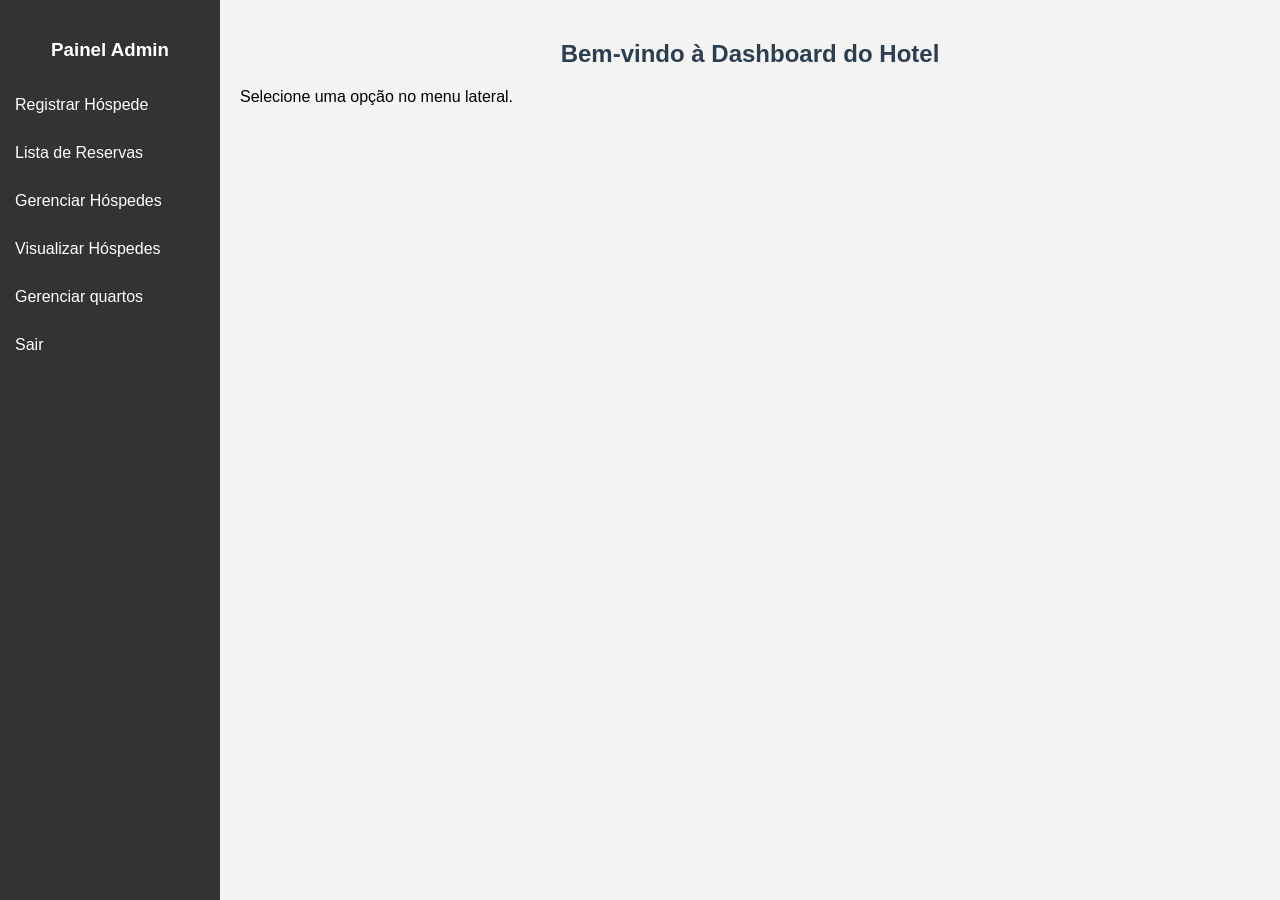
<file: view/administrador.html>
<!DOCTYPE html>
<html lang="pt">

<head>
  <meta charset="UTF-8">
  <title>Dashboard - Admin</title>
  <style>
    body {
      font-family: Arial, sans-serif;
      margin: 0;
      background: #f4f4f4;
    }

    #dashboard {
      display: flex;
      height: 100vh;
    }

    .sidebar {
      width: 220px;
      background: #333;
      color: white;
      height: 100%;
      padding-top: 20px;
      position: fixed;
    }

    .sidebar h3 {
      text-align: center;
      margin-bottom: 20px;
    }

    .sidebar a {
      display: block;
      color: white;
      padding: 15px;
      text-decoration: none;
    }

    .sidebar a:hover {
      background: #575757;
    }

    .content {
      margin-left: 220px;
      padding: 20px;
      width: 100%;
      overflow-y: auto;
    }

    h2 {
      text-align: center;
      color: #2c3e50;
    }

    .reserva-card {
      background: #fff;
      padding: 15px;
      margin: 10px auto;
      border-radius: 10px;
      box-shadow: 0 4px 6px rgba(0, 0, 0, 0.1);
      max-width: 600px;
      transition: 0.3s;
      position: relative;
    }

    .reserva-card:hover {
      transform: scale(1.02);
      box-shadow: 0 6px 10px rgba(0, 0, 0, 0.15);
    }

    .reserva-card h3 {
      margin: 0 0 10px;
      color: #2980b9;
    }

    .delete-btn,
    .edit-btn {
      border: none;
      padding: 6px 12px;
      border-radius: 6px;
      cursor: pointer;
      margin-right: 5px;
      transition: 0.3s;
    }

    .delete-btn {
      background: #e74c3c;
      color: #fff;
    }

    .delete-btn:hover {
      background: #c0392b;
    }

    .edit-btn {
      background: #27ae60;
      color: #fff;
    }

    .edit-btn:hover {
      background: #1e8449;
    }

    form {
      background: #fff;
      padding: 20px;
      max-width: 500px;
      margin: 0 auto;
      border-radius: 10px;
      box-shadow: 0 4px 6px rgba(0, 0, 0, 0.1);
    }

    form input,
    form button {
      width: 100%;
      margin-bottom: 12px;
      padding: 10px;
      border-radius: 6px;
      border: 1px solid #ccc;
      outline: none;
    }

    form button {
      background: #2980b9;
      color: white;
      cursor: pointer;
      border: none;
    }

    form button:hover {
      background: #1f6391;
    }
  </style>
</head>

<body>

  <div id="dashboard">
    <div class="sidebar">
      <h3>Painel Admin</h3>
      <a href="#" onclick="mostrarConteudo('registrar')">Registrar Hóspede</a>
      <a href="#" onclick="mostrarConteudo('lista')">Lista de Reservas</a>
      <a href="#" onclick="mostrarConteudo('gerenciar')">Gerenciar Hóspedes</a>
      <a href="#" onclick="mostrarConteudo('hospedes')">Visualizar Hóspedes</a>
      <a href="#" onclick="mostrarConteudo('gereQuartos')">Gerenciar quartos</a>
      <a href="#" onclick="mostrarConteudo('sair')">Sair</a>

    </div>

    <div class="content" id="conteudo">
      <h2>Bem-vindo à Dashboard do Hotel</h2>
      <p>Selecione uma opção no menu lateral.</p>
    </div>
  </div>

  <script>
    // --- Banco de dados local ---
    let reservas = JSON.parse(localStorage.getItem("reserva")) || [];
    let ultimoId = parseInt(localStorage.getItem("ultimoId")) || 0;

    function salvarReservas() {
      localStorage.setItem("reserva", JSON.stringify(reservas));
      localStorage.setItem("ultimoId", ultimoId);
    }

    // --- Registrar Hóspede ---
    function registrarHospede(e) {
      e.preventDefault();
      const cliente = document.getElementById("cliente").value;
      const email = document.getElementById("email").value;
      const Bi = document.getElementById("Bi").value;
      const tel = document.getElementById("telefone").value;
      const quarto = document.getElementById("quarto").value;
      const checkin = document.getElementById("checkin").value;
      const checkout = document.getElementById("checkout").value;
      const pessoa = document.getElementById("pessoa").value;

      ultimoId; // gera ID auto-incrementado
      reservas.push({ id: ultimoId, cliente, email, Bi, tel, quarto, checkin, checkout, pessoa });
      salvarReservas();
      ultimoId++; // gera ID auto-incrementad
      alert("Hóspede registrado com sucesso!");
      mostrarConteudo("lista");
    }

    // --- Deletar Hóspede ---
    function deletarReserva(id) {
      ultimoId--;
      reservas = reservas.filter(r => r.id !== id);
      // decrementa o ID
      reservas = reservas.map((r, index) => ({ ...r, id: index + 1 })); // reatribui IDs

      salvarReservas();
      mostrarConteudo("lista");
    }

    // --- Editar Hóspede ---
    function editarReserva(id) {
      const reserva = reservas.find(r => r.id === id);
      if (!reserva) return;

      const novoNome = prompt("Novo nome:", reserva.cliente);
      const novoEmail = prompt("Novo email:", reserva.email);
      const novoQuarto = prompt("Novo quarto:", reserva.quarto);

      if (novoNome && novoEmail && novoQuarto) {
        reserva.cliente = novoNome;
        reserva.email = novoEmail;
        reserva.quarto = novoQuarto;
        reserva.checkin = prompt("Novo check-in:", reserva.checkin) || reserva.checkin;
        reserva.checkout = prompt("Novo check-out:", reserva.checkout) || reserva.checkout;
        reserva.pessoa = prompt("Novo número de pessoas:", reserva.pessoa) || reserva.pessoa;
        reservas = reservas.map(r => r.id === id ? reserva : r);
        alert("Reserva atualizada com sucesso!");
        salvarReservas();
        mostrarConteudo("gerenciar");
      }
    }

    // --- Lista de Reservas ---
function mostrarListaReservas() {

  const conteudo = document.getElementById("conteudo");
  const reservas = JSON.parse(localStorage.getItem("reserva")) || [];

  conteudo.innerHTML = `<h2>Lista de Reservas</h2>`;

  if (reservas.length === 0) {
    conteudo.innerHTML += "<p>Nenhuma reserva encontrada.</p>";
    return;
  }

  reservas.forEach(reserva => {

    const card = document.createElement("div");
    card.className = "reserva-card";

    card.innerHTML = `
      <h3>${reserva.cliente}</h3>
      <p><strong>Código:</strong> ${reserva.codigo}</p>
      <p><strong>Email:</strong> ${reserva.email}</p>
      <p><strong>BI:</strong> ${reserva.Bi}</p>
      <p><strong>Quarto:</strong> ${reserva.quarto}</p>
      <p><strong>Check-in:</strong> ${reserva.checkin}</p>
      <p><strong>Check-out:</strong> ${reserva.checkout}</p>
      <p><strong>Pessoas:</strong> ${reserva.pessoa}</p>
      <p><strong>Status:</strong> ${reserva.status}</p>
      <button onclick="confirmarReserva(${reserva.id})" class="edit-btn">Confirmar</button>
      <button onclick="cancelarReserva(${reserva.id})" class="delete-btn">Cancelar</button>
    `;

    conteudo.appendChild(card);
  });
}
function confirmarReserva(id) {
  let reservas = JSON.parse(localStorage.getItem("reserva")) || [];

  reservas = reservas.map(r => {
    if (r.id === id) {
      r.status = "Confirmada";
    }
    return r;
  });

  localStorage.setItem("reserva", JSON.stringify(reservas));
  mostrarListaReservas();
}

function cancelarReserva(id) {
  let reservas = JSON.parse(localStorage.getItem("reserva")) || [];

  reservas = reservas.map(r => {
    if (r.id === id) {
      r.status = "Cancelada";
    }
    return r;
  });

  localStorage.setItem("reserva", JSON.stringify(reservas));
  mostrarListaReservas();
}
    // --- Gerenciar Hóspedes ---
    function mostrarGerenciamento() {
      const conteudo = document.getElementById("conteudo");
      conteudo.innerHTML = `<h2>Gerenciar Hóspedes</h2>`;
      reservas.forEach(reserva => {
        const card = document.createElement("div");
        card.className = "reserva-card";
        card.innerHTML = `
        <h3>${reserva.cliente} (ID: ${reserva.id})</h3>
        <p><strong>Email:</strong> ${reserva.email}</p>
        <p><strong>BI:</strong> ${reserva.Bi}</p>
        <p><strong>Quarto:</strong> ${reserva.quarto}</p>
        <p><strong>Check-in:</strong> ${reserva.checkin}</p>
        <p><strong>Check-out:</strong> ${reserva.checkout}</p>
        <p><strong>Pessoas:</strong> ${reserva.pessoa}</p>
        <button class="edit-btn" onclick="editarReserva(${reserva.id})">Editar</button>
        <button class="delete-btn" onclick="deletarReserva(${reserva.id})">Eliminar</button>
      `;
        conteudo.appendChild(card);
      });
    }
    function mostrarQuartos(secao) {
      window.location.href = "adminQuartos.html";
    }

    // --- Trocar Conteúdo ---
    function mostrarConteudo(secao) {
      let conteudo = document.getElementById("conteudo");

      if (secao === "registrar") {
        conteudo.innerHTML = `
        <h2>Registrar Hóspede</h2>
        <form onsubmit="registrarHospede(event)">
          <input type="text" id="cliente" placeholder="Nome do hóspede" required>
          <input type="email" id="email" placeholder="Email" required>
          <input type="text" id="Bi" placeholder="Número do BI" required>
          <input type="text" id="telefone" placeholder="Telefone">
           <input type="text" id="quarto" placeholder="Quarto" required>
          <input type="date" id="checkin" required>
          <input type="date" id="checkout" required>
          <input type="number" id="pessoa" min="1" max="5" placeholder="Número de pessoas" required>
          <button type="submit">Registrar</button>
        </form>

      `;
      }
      else if (secao === "lista") {
        mostrarListaReservas();
      }
      else if (secao === "gerenciar") {
        mostrarGerenciamento();
      } else if (secao == "hospedes") {
        window.location.href = "/view/hospedes.html";
      } else if (secao == "gereQuartos") {
        mostrarQuartos();
      }
      else if (secao === "sair") {
        conteudo.innerHTML = "<h2>Sair</h2><p>Você saiu do sistema.</p>";
        window.location.href = "login.html";
      }
    }
  </script>

</body>

</html>
</file>
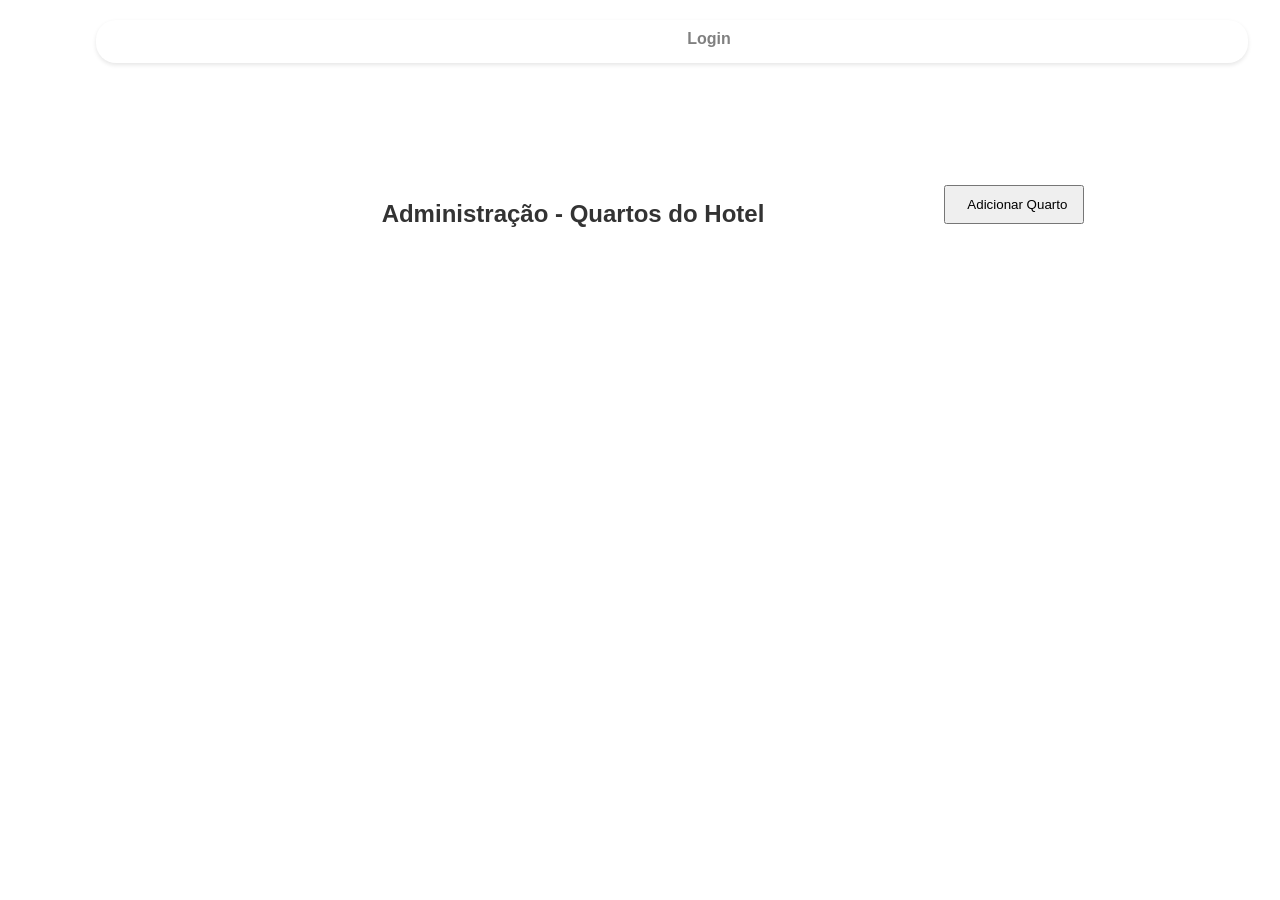
<file: view/adminQuartos.html>
<!DOCTYPE html>
<html lang="pt-br">

<head>
  <meta charset="UTF-8">
  <meta name="viewport" content="width=device-width, initial-scale=1.0">
  <title>Administração de Quartos</title>
  <link rel="stylesheet" href="/css/style.css">
  <link rel="stylesheet" href="/view/layout/layout.css" />
  <link rel="stylesheet" href="/view/layout/efeitos.css" />
</head>
<style>
  body {
    font-family: Arial, sans-serif;
    margin: 20px;
  }

  h2 {
    color: #333;
  }

  form input,
  form button {
    padding: 8px;
    margin: 5px;
  }

  table {
    border-collapse: collapse;
    width: 100%;
    margin-top: 20px;
  }

  th,
  td {
    padding: 8px;
    border: 1px solid #ccc;
  }

  th {
    background: #eee;
  }

  button {
    cursor: pointer;
  }
</style>

<body>
  <nav>
    <div id="userArea">
      <a href="#">Login <i class="fa fa-user-lock"></i></a>
    </div>
  </nav>
  <h2 style="margin: 20dvh;""><i class=" fas fa-bed"></i> Administração - Quartos do Hotel</h2>

  <button id="btnAdicionar"><i class="fas fa-plus"></i> Adicionar Quarto</button>

  <!-- Modal -->
  <div id="modal" class="modal">
    <div class="modal-content">

      <h3>Adicionar Novo Quarto</h3>
      <form id="formQuarto">
        <input type="number" name="numero" placeholder="Número do quarto" required>
        <input type="text" name="tipo" placeholder="Tipo (Standard/Luxo/Suíte)" required>
        <input type="number" name="preco" placeholder="Preço / noite" required>
        <select name="status">
          <option value="Disponível">Disponível</option>
          <option value="Ocupado">Ocupado</option>
        </select>
        <input type="text" name="imagem" placeholder="URL da imagem" required>
        <button type="submit">Salvar</button>
      </form>
    </div>
    <div class="lista" id="lista"></div>
  </div>

  <script src="/js/admin.js"></script>
  <script src="/js/personalizacoes.js"></script>
  <script src="/js/card.js"></script>
  <script src="/js/gestaodeContas.js"></script>
</body>

</html>
</file>
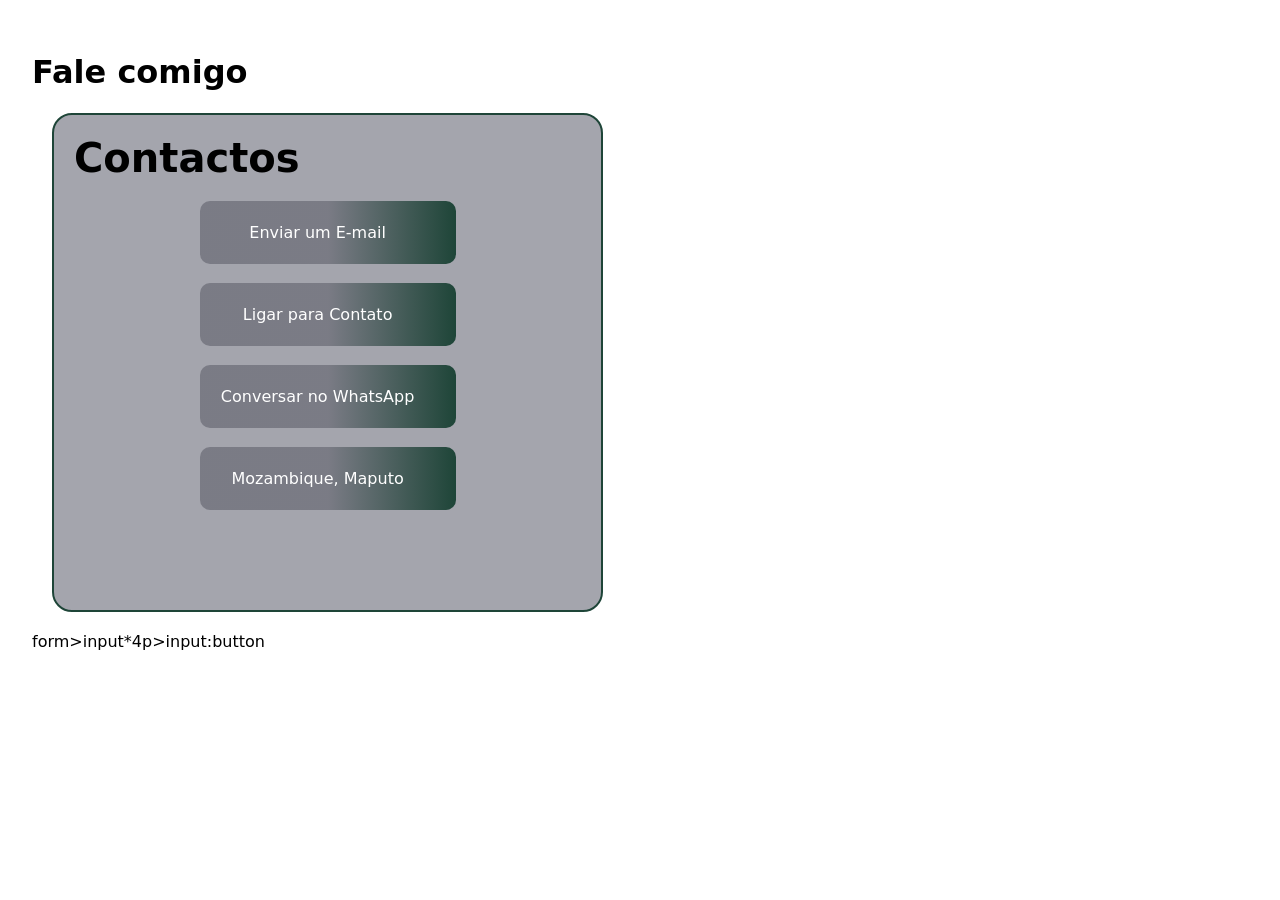
<file: view/enviar.html>
<!DOCTYPE html>
<html lang="pt">

<head>
  <meta charset="utf-8" />
  <meta name="viewport" content="width=device-width, initial-scale=1" />
  <title>Contato</title>
  <style>
    body {
      font-family: system-ui, Arial, sans-serif;
      padding: 24px;
    }

    .contacto h1 {
      display: flex;
      justify-content: left;
      margin: 20px;
      font-size: 40px;
    }

    .contacto a {
      color: rgb(255, 255, 255);
      text-decoration: none;
      display: flex;
      justify-content: center;
      width: 20vw;
      background: linear-gradient(to right, #1819274c 50%, #1E4538);
      margin: 0 auto;

      align-items: center;
      height: 7vh;
      border-radius: 10px;

    }

    .contacto i {
      margin-left: 20px;
      color: #000000;
    }

    .contacto a:hover i {
      color: red;
    }

    .contacto a:hover {
      background-color: transparent;
      border: 3px solid #1E4538;
      color: #5cd0a9;

      transition: 0.1s ease-in-out;
    }

    .contacto,
    .Sobre {
      height: 55vh;
      border: 2px solid #1E4538;
      border-radius: 20px;
      margin: 20px;
      width: 45%;
      background: rgba(29, 31, 52, 0.4);

    }

    .contacto:hover,
    .Sobre:hover {

      transition: 0.5s ease-in-out;
      transform: scale(1.05);
    }
  </style>
</head>

<body>

  <h1>Fale comigo</h1>

  <!-- Botões diretos -->
  <div class="row">
    <!-- E-mail direto com assunto e mensagem -->
    <div class="campo">
      <div class="contacto box zoom-in" id="contacto" action="view\enviar.php" method="POST">
        <h1>Contactos</h1>
        <p></p>
        <a href="mailto:as3904844@gmail.com"> Enviar um E-mail <i class=" fas fa-envelope"> </i> </a><br>
        <a href="tel:+258860162805"> Ligar para Contato<i class="fas fa-phone-alt"></i> </a><br>
        <a href="https://wa.me/860162805" target=""> Conversar no WhatsApp<i class="fab fa-whatsapp"></i></a><br>
        <a href="#">Mozambique, Maputo <i class="fas fa-map-location-dot"></i></a>
      </div>
    </div>
    </form>

    <script>
      // CONFIGURE AQUI
      const EMAIL_DESTINO = "as3904844@gmail.com";
      const WHATS_NUMERO = "258860162805"; // formato internacional, sem + nem espaços

      function montaTexto() {
        const nome = document.getElementById('nome').value.trim();
        const email = document.getElementById('email').value.trim();
        const msg = document.getElementById('mensagem').value.trim();
        const bloco = `Nome: ${nome}\nEmail: ${email}\n\nMensagem:\n${msg}`;
        return encodeURIComponent(bloco);
      }

      document.getElementById('enviarEmail').addEventListener('click', () => {
        const assunto = encodeURIComponent('Contato pelo site');
        const corpo = montaTexto();
        const link = `mailto:${EMAIL_DESTINO}?subject=${assunto}&body=${corpo}`;
        window.location.href = link;
      });

      document.getElementById('enviarWhats').addEventListener('click', () => {
        const texto = montaTexto();
        const link = `https://wa.me/${WHATS_NUMERO}?text=${texto}`;
        window.open(link, '_blank', 'noopener');
      });
    </script>
    form>input*4p>input:button
</body>

</html>
</file>
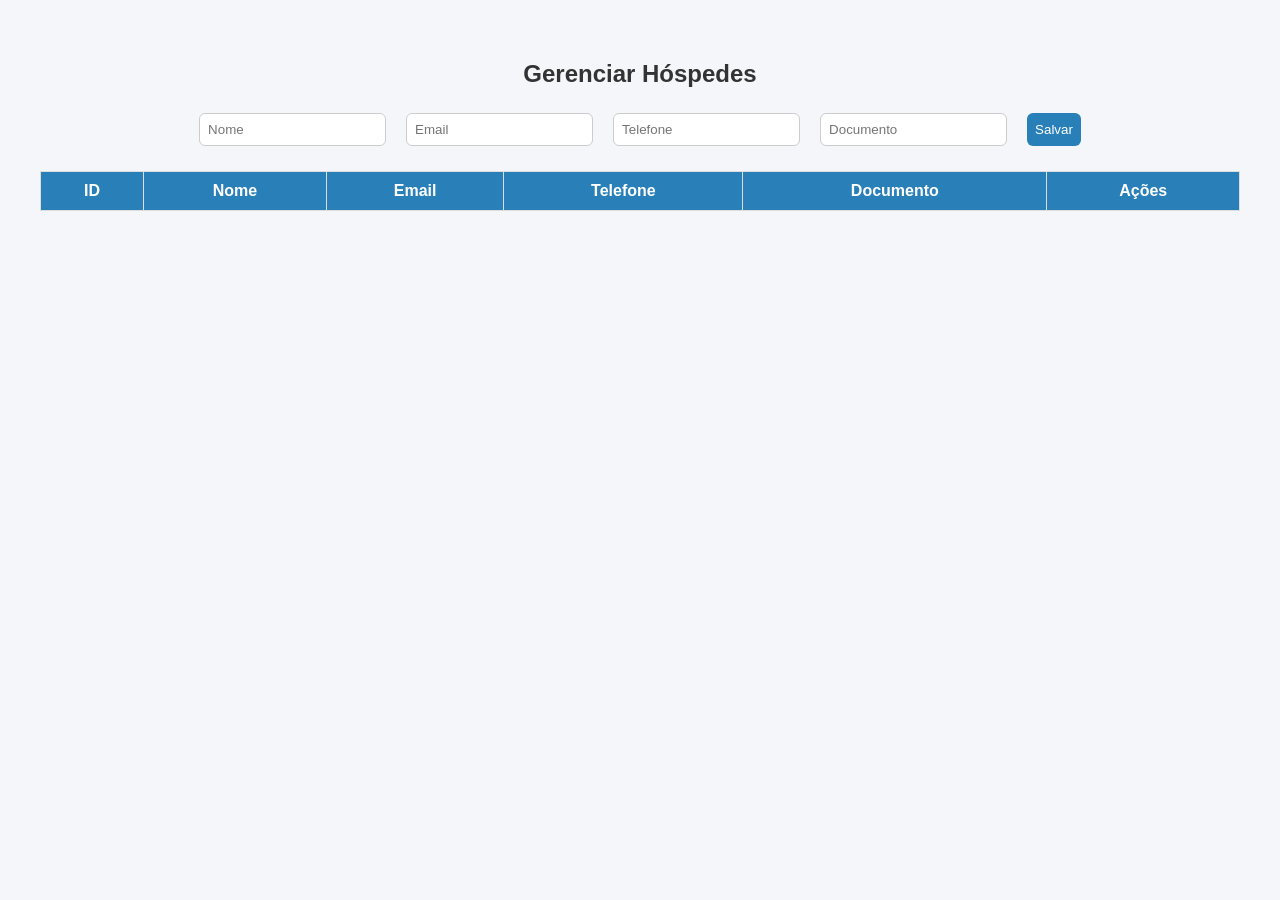
<file: view/hospedes.html>
<!DOCTYPE html>
<html lang="pt-br">

<head>
    <meta charset="UTF-8">
    <meta name="viewport" content="width=device-width, initial-scale=1.0">
    <title>Hóspedes</title>
    <link rel="stylesheet" href="/view/layout/style.css">
    <style>
        body {
            font-family: Arial, sans-serif;
            padding: 20px;
            background: #f5f6fa;
        }

        h2 {
            text-align: center;
        }

        form {
            margin-bottom: 20px;
            display: flex;
            gap: 10px;
            flex-wrap: wrap;
            justify-content: center;
        }

        form input {
            padding: 8px;
            border: 1px solid #ccc;
            border-radius: 6px;
        }

        button {
            padding: 8px 15px;
            border: none;
            border-radius: 6px;
            background: #2980b9;
            color: white;
            cursor: pointer;
        }

        button:hover {
            background: #1f6390;
        }

        table {
            width: 100%;
            border-collapse: collapse;
            background: white;
        }

        th,
        td {
            border: 1px solid #ddd;
            padding: 10px;
            text-align: center;
        }

        th {
            background: #2980b9;
            color: white;
        }

        .delete-btn {
            background: #e74c3c;
            padding: 5px 10px;
            border-radius: 6px;
            color: white;
            cursor: pointer;
            border: none;
        }

        .delete-btn:hover {
            background: #c0392b;
        }
    </style>
</head>

<body>
    <h2> Gerenciar Hóspedes</h2>

    <!-- Formulário -->
    <form id="formHospede">
        <input type="text" name="nome" placeholder="Nome" required>
        <input type="email" name="email" placeholder="Email">
        <input type="text" name="telefone" placeholder="Telefone">
        <input type="text" name="documento" placeholder="Documento">
        <button type="submit">Salvar</button>
    </form>

    <!-- Lista -->
    <table id="tabelaHospedes">
        <thead>
            <tr>
                <th>ID</th>
                <th>Nome</th>
                <th>Email</th>
                <th>Telefone</th>
                <th>Documento</th>
                <th>Ações</th>
            </tr>
        </thead>
        <tbody>
            <!-- Hóspedes inseridos dinamicamente -->
        </tbody>
    </table>

    <script>
        // Recupera reservas existentes
        let reservas = JSON.parse(localStorage.getItem("reserva")) || [];

        // Recupera hóspedes existentes ou inicia vazio
        let hospedes = JSON.parse(localStorage.getItem("hospedes")) || [];
        // Inicializa com dados dos usuários clientes do localStorage
        const users = JSON.parse(localStorage.getItem("users")) || [];
        users.forEach((u) => {
            if (u.role === "cliente" && !hospedes.find(h => h.documento === u.Bi)) {
                hospedes.push({
                    id: hospedes.length + 1,
                    nome: u.nome,
                    email: u.email,
                    telefone: u.telefone || "",
                    documento: u.Bi
                });
            }
        });
        // Se houver reservas, converte para hóspedes automaticamente
        reservas.forEach((r, index) => {
            if (!hospedes.find(h => h.documento === r.Bi)) {
                hospedes.push({
                    id: hospedes.length + 1,
                    nome: r.cliente,
                    email: r.email,
                    telefone: r.telefone || "", // caso não tenha telefone
                    documento: r.Bi
                });
            }
        });

        salvarHospedes();

        function salvarHospedes() {
            localStorage.setItem("hospedes", JSON.stringify(hospedes));
        }

        // Renderizar hóspedes na tabela
        function renderHospedes() {
            const tbody = document.querySelector('#tabelaHospedes tbody');
            tbody.innerHTML = '';
            hospedes.forEach(hospede => {
                const tr = document.createElement('tr');
                tr.innerHTML = `
                <td>${hospede.id}</td>
                <td>${hospede.nome}</td>
                <td>${hospede.email}</td>
                <td>${hospede.telefone}</td>
                <td>${hospede.documento}</td>
                <td><button class="delete-btn" onclick="deletarHospede(${hospede.id})">Excluir</button></td>
            `;
                tbody.appendChild(tr);
            });
        }

        // Deletar hóspede
        function deletarHospede(id) {
            hospedes = hospedes.filter(h => h.id !== id);
            salvarHospedes();
            renderHospedes();
        }

        // Formulário para adicionar hóspede
        document.getElementById("formHospede").addEventListener("submit", function (e) {
            e.preventDefault();
            const data = new FormData(this);
            const novoHospede = {
                id: hospedes.length ? hospedes[hospedes.length - 1].id + 1 : 1,
                nome: data.get("nome"),
                email: data.get("email"),
                telefone: data.get("telefone"),
                documento: data.get("documento")
            };
            hospedes.push(novoHospede);
            salvarHospedes();
            renderHospedes();
            this.reset();
        });

        // Inicializar
        renderHospedes();
    </script>
</body>

</html>
</file>
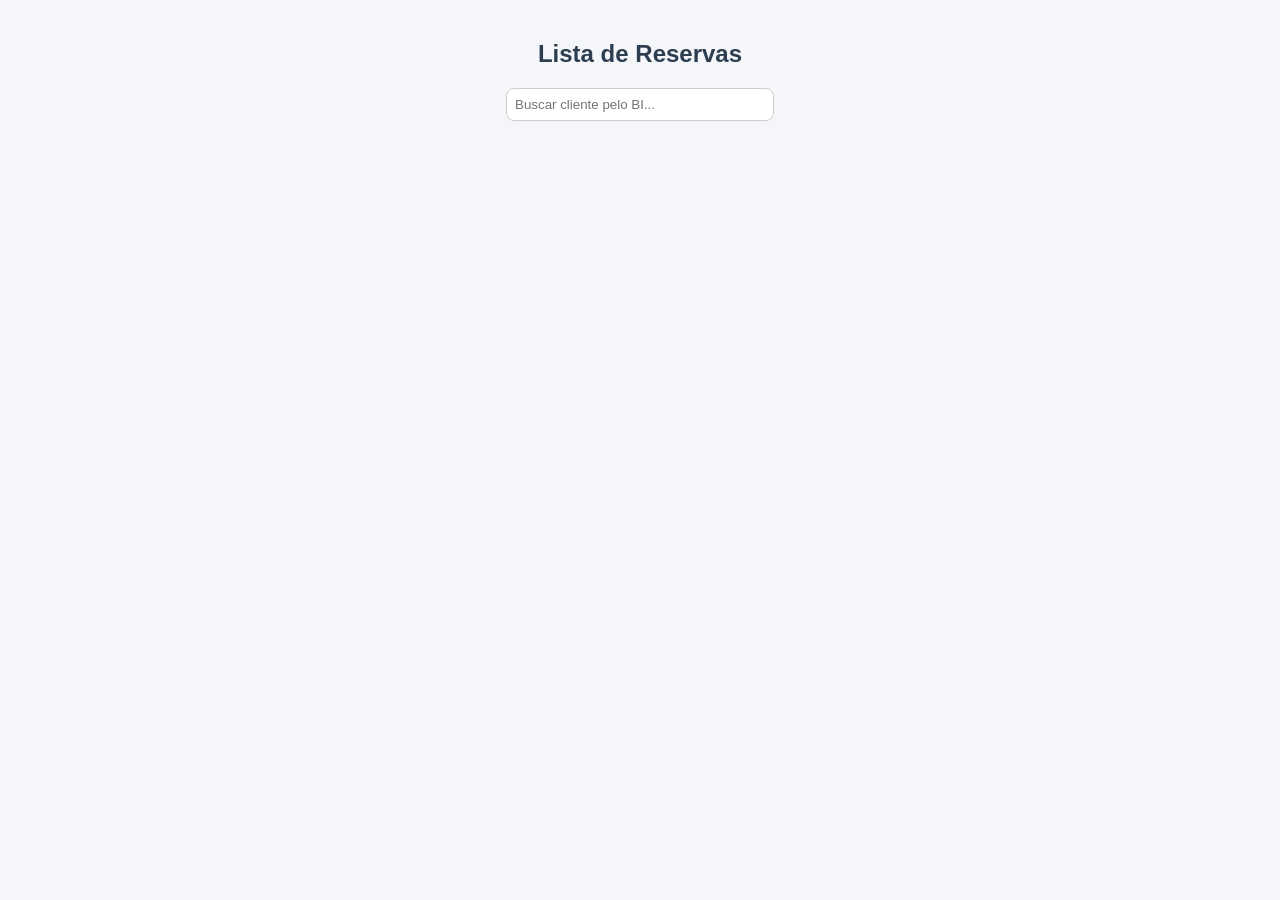
<file: view/lista.html>
<!DOCTYPE html>
<html lang="pt-br">

<head>
  <meta charset="UTF-8">
  <title>Lista de Reservas</title>
  <style>
    body {
      font-family: Arial, sans-serif;
      background: #f5f6fa;
      margin: 0;
      padding: 20px;
    }

    h2 {
      text-align: center;
      color: #2c3e50;
    }

    .search-box {
      text-align: center;
      margin-bottom: 20px;
    }

    .search-box input {
      padding: 8px;
      width: 250px;
      border: 1px solid #ccc;
      border-radius: 8px;
      outline: none;
    }

    .reserva-card {
      background: #fff;
      padding: 15px;
      margin: 10px auto;
      border-radius: 10px;
      box-shadow: 0 4px 6px rgba(0, 0, 0, 0.1);
      max-width: 500px;
      transition: 0.3s;
      position: relative;
    }

    .reserva-card:hover {
      transform: scale(1.02);
      box-shadow: 0 6px 10px rgba(0, 0, 0, 0.15);
    }

    .reserva-card h3 {
      margin: 0 0 10px;
      color: #2980b9;
    }

    .reserva-card p {
      margin: 4px 0;
      color: #34495e;
    }

    .delete-btn {
      background: #e74c3c;
      color: #fff;
      border: none;
      padding: 6px 12px;
      border-radius: 6px;
      cursor: pointer;
      position: absolute;
      top: 15px;
      right: 15px;
      transition: 0.3s;
    }

    .delete-btn:hover {
      background: #c0392b;
    }
  </style>
</head>

<body>
  <h2>Lista de Reservas</h2>

  <div class="search-box">
    <input type="text" id="searchBi" placeholder="Buscar cliente pelo BI...">
  </div>

  <div id="lista-reservas"></div>

  <script>
    // Buscar reservas do localStorage
    let reservas = JSON.parse(localStorage.getItem("reserva")) || [];

    const lista = document.getElementById("lista-reservas");
    const searchInput = document.getElementById("searchBi");

    // Função para salvar no localStorage
    function salvarReservas() {
      localStorage.setItem("reserva", JSON.stringify(reservas));
    }

    // Função para deletar reserva pelo BI
    function deletarReserva(bi) {
      reservas = reservas.filter(r => r.Bi !== bi);
      salvarReservas();
      mostrarReservas(searchInput.value); // atualizar a tela mantendo o filtro
    }

    // Função para exibir as reservas
    function mostrarReservas(filtro = "") {
      lista.innerHTML = ""; // limpa antes de mostrar
      reservas
        .filter(r => r.Bi.includes(filtro)) // filtra pelo BI digitado
        .forEach(reserva => {
          const card = document.createElement("div");
          card.className = "reserva-card";
          card.innerHTML = `
            <h3>${reserva.cliente}</h3>
            <p><strong>Email:</strong> ${reserva.email}</p>
            <p><strong>BI:</strong> ${reserva.Bi}</p>
            <p><strong>Quarto:</strong> ${reserva.quarto}</p>
            <p><strong>Check-in:</strong> ${reserva.checkin}</p>
            <p><strong>Check-out:</strong> ${reserva.checkout}</p>
            <p><strong>Pessoas:</strong> ${reserva.pessoa}</p>
          `;

          // Botão de excluir
          const btn = document.createElement("button");
          btn.textContent = "Eliminar";
          btn.className = "delete-btn";
          btn.onclick = () => deletarReserva(reserva.Bi);

          card.appendChild(btn);
          lista.appendChild(card);
        });
    }

    // Mostrar todas no início
    mostrarReservas();

    // Atualizar ao digitar na busca
    searchInput.addEventListener("input", (e) => {
      mostrarReservas(e.target.value);
    });
  </script>
</body>

</html>
</file>
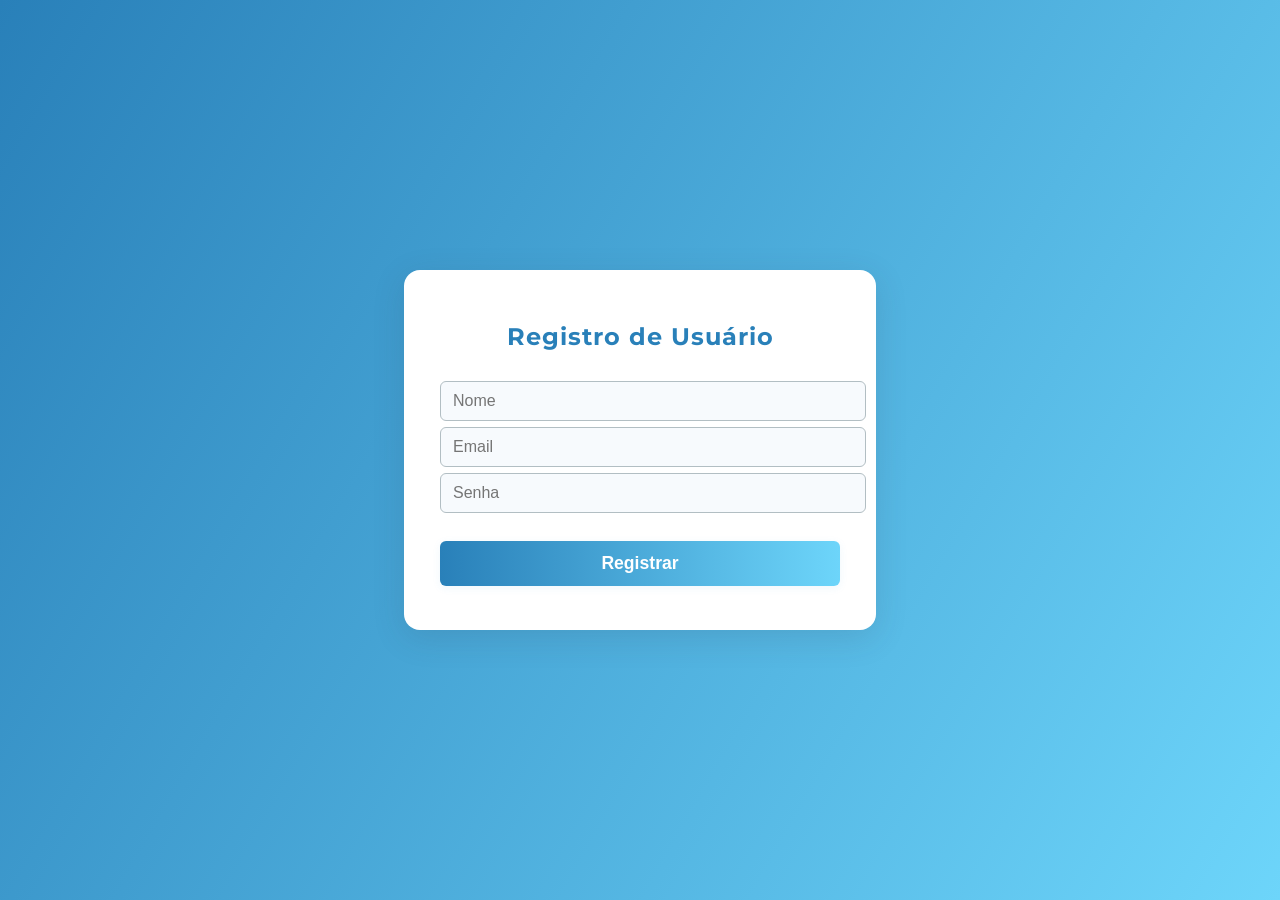
<file: view/register.html>
<!DOCTYPE html>
<html lang="pt-BR">

<head>
  <meta charset="UTF-8">
  <meta name="viewport" content="width=device-width, initial-scale=1.0">
  <title>Registro de Usuário</title>
  <link href="https://fonts.googleapis.com/css?family=Montserrat:400,700&display=swap" rel="stylesheet">
  <style>
    body {
      background: linear-gradient(120deg, #2980b9, #6dd5fa);
      min-height: 100vh;
      font-family: 'Montserrat', Arial, sans-serif;
      margin: 0;
      display: flex;
      align-items: center;
      justify-content: center;
    }

    .container {
      background: #fff;
      padding: 32px 36px 28px 36px;
      border-radius: 16px;
      box-shadow: 0 8px 32px rgba(44, 62, 80, 0.15);
      width: 100%;
      max-width: 400px;
    }

    h2 {
      text-align: center;
      color: #2980b9;
      margin-bottom: 24px;
      font-weight: 700;
      letter-spacing: 1px;
    }

    label {
      display: block;
      margin-top: 16px;
      color: #34495e;
      font-weight: 500;
    }

    input[type="text"],
    input[type="email"],
    input[type="password"] {
      width: 100%;
      padding: 10px 12px;
      margin-top: 6px;
      border: 1px solid #b2bec3;
      border-radius: 6px;
      font-size: 1rem;
      background: #f7fafd;
      transition: border 0.2s;
    }

    input:focus {
      border: 1.5px solid #2980b9;
      outline: none;
      background: #eaf6fb;
    }

    button {
      width: 100%;
      margin-top: 28px;
      padding: 12px 0;
      background: linear-gradient(90deg, #2980b9, #6dd5fa);
      color: #fff;
      border: none;
      border-radius: 6px;
      font-size: 1.1rem;
      font-weight: 700;
      cursor: pointer;
      transition: background 0.2s;
      box-shadow: 0 2px 8px rgba(52, 152, 219, 0.08);
    }

    button:hover {
      background: linear-gradient(90deg, #2574a9, #48c6ef);
    }

    .success {
      color: #27ae60;
      margin-top: 22px;
      text-align: center;
      font-weight: 600;
      font-size: 1.05rem;
    }
  </style>
</head>

<body>
  <div class="container">
    <h2>Registro de Usuário</h2>
    <form id="registerForm">
      <input type="text" id="nome" placeholder="Nome" required><br>
      <input type="email" id="email" placeholder="Email" required><br>
      <input type="password" id="senha" placeholder="Senha" required><br>
      <button type="submit">Registrar</button>
    </form>

    <p id="successMsg" style="color: green;"></p>

    <script>
      const users = [
        { email: "admin@empresa.com", password: "12345", role: "funcionario", nome: "Administrador" },
        { email: "cliente@empresa.com", password: "abcde", role: "cliente", nome: "Arnaldo Silva" }
      ];

      // Carregar registros já salvos
      let registros = JSON.parse(localStorage.getItem("registros")) || [];

      // Registro de novo usuário
      document.getElementById('registerForm').addEventListener('submit', function (e) {
        e.preventDefault();

        const nome = document.getElementById('nome').value.trim();
        const email = document.getElementById('email').value.trim();
        const senha = document.getElementById('senha').value;

        // Criar novo registro
        const novoRegistro = { nome, email, senha, role: "cliente" };

        // Adicionar no array registros
        registros.push(novoRegistro);

        // Salvar no localStorage
        localStorage.setItem("registros", JSON.stringify(registros));

        document.getElementById('successMsg').textContent = 'Registro realizado com sucesso!';
        document.getElementById('registerForm').reset();
      });

      // Login
      document.getElementById('loginForm').addEventListener('submit', function (e) {
        e.preventDefault();

        const email = document.getElementById('loginEmail').value.trim();
        const senha = document.getElementById('loginSenha').value;

        // Unir usuários fixos + registrados
        const todosUsuarios = [...users, ...registros.map(r => ({
          email: r.email,
          password: r.senha, // cuidado: senha no registro foi salva como "senha"
          role: r.role || "cliente",
          nome: r.nome
        }))];

        // Verificar login
        const usuario = todosUsuarios.find(u => u.email === email && u.password === senha);

        if (usuario) {
          document.getElementById('loginMsg').style.color = "green";
          document.getElementById('loginMsg').textContent = `Bem-vindo, ${usuario.nome}! Você entrou como ${usuario.role}.`;

          // Exemplo de redirecionamento por role
          if (usuario.role === "funcionario") {
            window.location.href = "admin.html";
          } else {
            window.location.href = "index.html";
          }
        } else {
          document.getElementById('loginMsg').style.color = "red";
          document.getElementById('loginMsg').textContent = "Email ou senha inválidos!";
        }
      });
    </script>

</body>

</html>
</file>
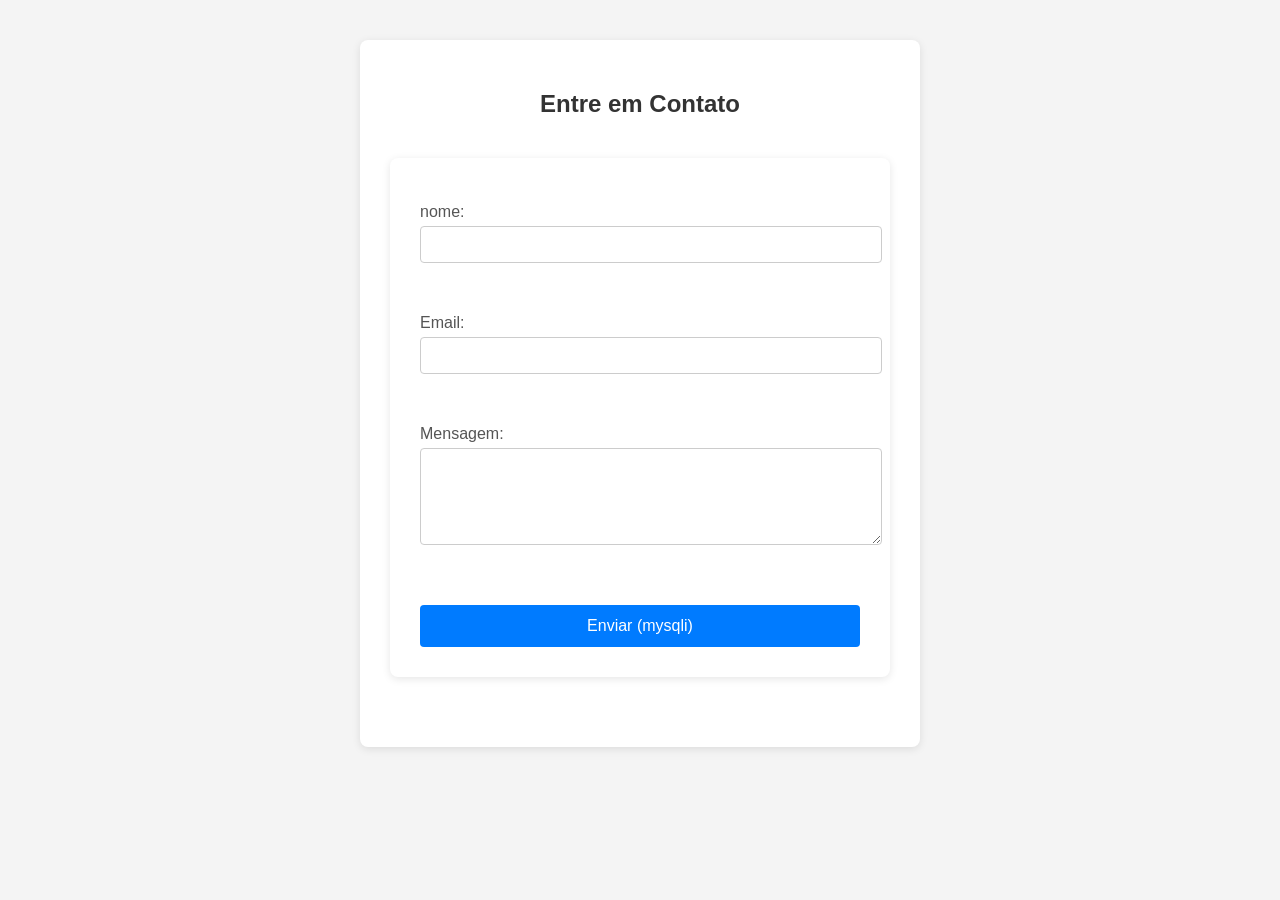
<file: view/navbar/Contacto.html>
<!DOCTYPE html>
<html lang="pt">

<head>
    <meta charset="UTF-8">
    <title>Contato - Hotel</title>
    <meta name="viewport" content="width=device-width, initial-scale=1">
    <style>
        body {
            font-family: Arial, sans-serif;
            background: #f4f4f4;
            margin: 0;
            padding: 0;
        }

        .container {
            max-width: 500px;
            margin: 40px auto;
            background: #fff;
            padding: 30px;
            border-radius: 8px;
            box-shadow: 0 2px 8px rgba(0, 0, 0, 0.1);
        }

        h2 {
            text-align: center;
            color: #333;
        }

        label {
            display: block;
            margin-top: 15px;
            color: #555;
        }

        input,
        textarea {
            width: 100%;
            padding: 10px;
            margin-top: 5px;
            border: 1px solid #ccc;
            border-radius: 4px;
        }

        button {
            margin-top: 20px;
            width: 100%;
            padding: 12px;
            background: #007bff;
            color: #fff;
            border: none;
            border-radius: 4px;
            font-size: 16px;
            cursor: pointer;
        }

        button:hover {
            background: #0056b3;
        }

        .container .card .icon {
            position: absolute;
            top: 0;
            left: 0;
            width: 100%;
            height: 100%;
            background: #19283e;
        }

        .container .card .icon .fa {
            position: absolute;
            top: 50%;
            left: 50%;
            transform: translate(-50%, -50%);
            font-size: 80px;
            color: #fff;
        }

        .container .card .slide {
            width: 300px;
            height: 200px;
            transition: 0.5s;
        }

        .container .card .slide.slide1 {
            position: relative;
            display: flex;
            justify-content: center;
            align-items: center;
            z-index: 1;
            transition: .7s;
            transform: translateY(100px);
        }

        .container .card:hover .slide.slide1 {
            transform: translateY(0px);
        }

        .container .card .slide.slide2 {
            position: relative;
            display: flex;
            justify-content: center;
            align-items: center;
            padding: 20px;
            box-sizing: border-box;
            transition: .8s;
            transform: translateY(-100px);
            box-shadow: 0 20px 40px rgba(0, 0, 0, 0.4);
        }

        .container .card:hover .slide.slide2 {
            transform: translateY(0);
        }

        .container .card .slide.slide2::after {
            content: "";
            position: absolute;
            width: 30px;
            height: 4px;
            bottom: 15px;
            left: 50%;
            transform: translateX(-50%);
            background: #2c73df;
        }

        .container .card .slide.slide2 .content p {
            margin: 0;
            padding: 0;
            text-align: center;
            color: #414141;
        }

        .container .card .slide.slide2 .content h3 {
            margin: 0 0 10px 0;
            padding: 0;
            font-size: 24px;
            text-align: center;
            color: #414141;
        }
    </style>
</head>

<body>
    <div class="container">
        <h2>Entre em Contato</h2>
        <div class="container">


            <form action="/dataBase/contacto.php" method="post">
                <label>nome:<br />
                    <input type="text" name="nome" required maxlength="100">
                </label><br><br />
                <label>Email:<br />
                    <input type="email" name="email" required maxlength="100">
                </label><br><br />
                <label>Mensagem:<br />
                    <textarea name="Mensagem" rows="5" cols="40"></textarea>
                </label><br><br />
                <button type="submit">Enviar (mysqli)</button>
            </form>
        </div>
</body>

</html>
</file>
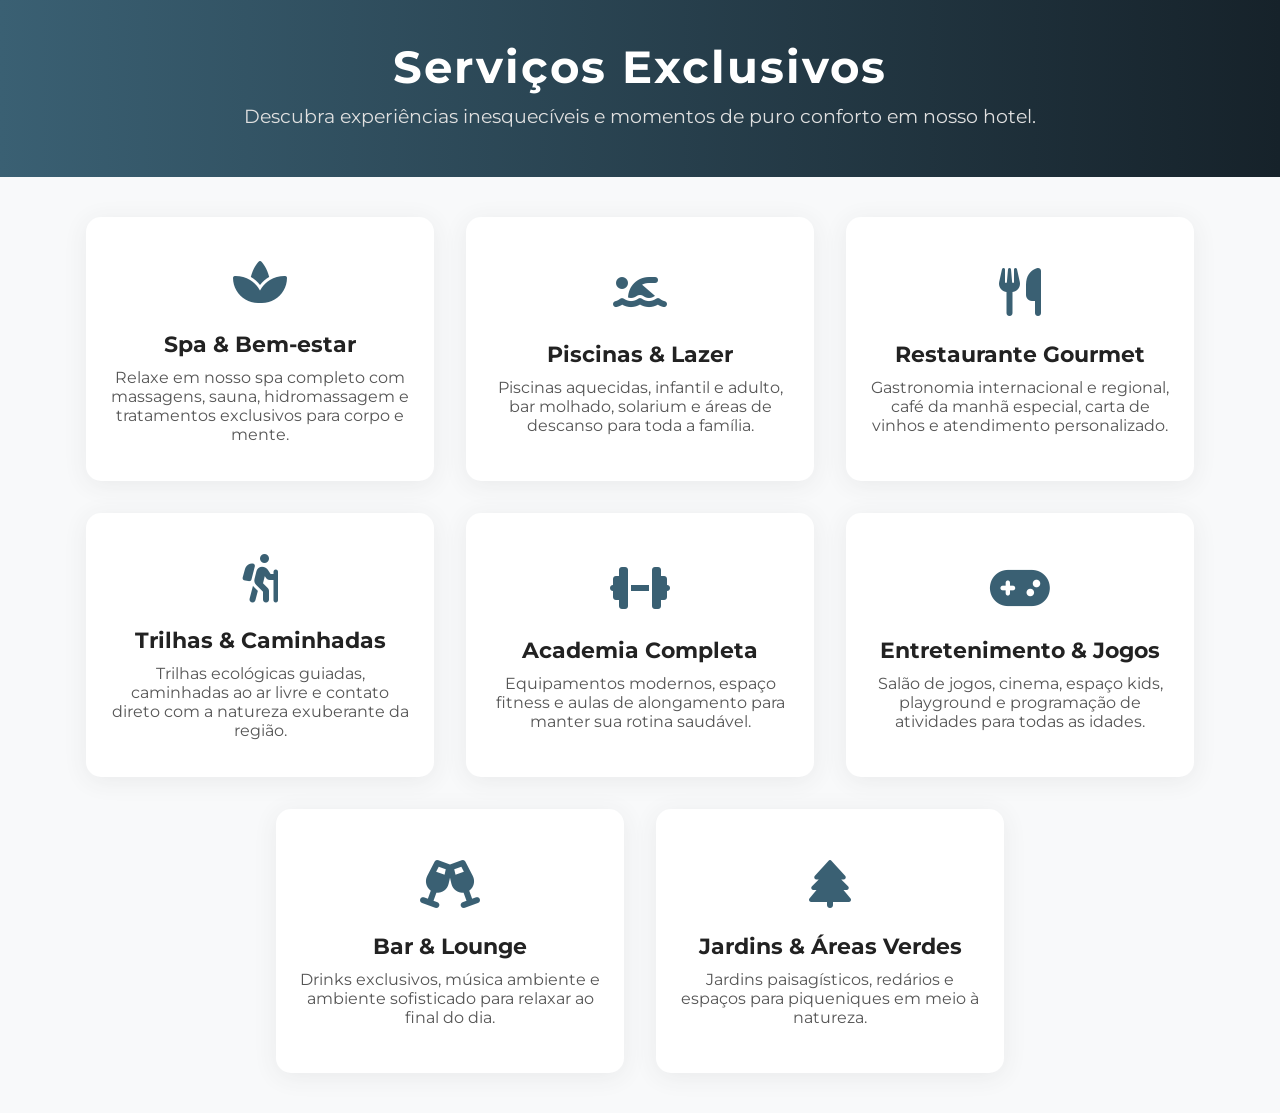
<file: view/navbar/Services.html>
<!DOCTYPE html>
<html lang="pt-br">

<head>
    <meta charset="UTF-8">
    <meta name="viewport" content="width=device-width, initial-scale=1.0">
    <title>Serviços - Hotel Elegance</title>
    <link href="https://fonts.googleapis.com/css?family=Montserrat:400,700&display=swap" rel="stylesheet">
    <style>
        body {
            font-family: 'Montserrat', Arial, sans-serif;
            margin: 0;
            background: #f8f9fa;
            color: #222;
        }

        header {
            background: linear-gradient(90deg, #3a6073 0%, #16222a 100%);
            color: #fff;
            padding: 40px 0 30px 0;
            text-align: center;
        }

        header h1 {
            margin: 0;
            font-size: 2.8rem;
            letter-spacing: 2px;
        }

        header p {
            font-size: 1.2rem;
            margin-top: 10px;
            color: #e0e0e0;
        }

        .services-container {
            display: flex;
            flex-wrap: wrap;
            justify-content: center;
            gap: 32px;
            padding: 40px 20px;
            max-width: 1200px;
            margin: auto;
        }

        .service-card {
            background: #fff;
            border-radius: 18px;
            box-shadow: 0 4px 24px rgba(60, 60, 60, 0.08);
            width: 320px;
            padding: 32px 24px;
            text-align: center;
            transition: transform 0.2s, box-shadow 0.2s;
        }


        .service-icon {
            font-size: 3rem;
            margin-bottom: 18px;
            color: #3a6073;
        }

        .service-title {
            font-size: 1.4rem;
            font-weight: 700;
            margin-bottom: 10px;
        }

        .service-desc {
            font-size: 1rem;
            color: #555;
        }

        @media (max-width: 900px) {
            .services-container {
                flex-direction: column;
                align-items: center;
            }
        }



        .service-card {
            width: 300px;
            height: 200px;
            background: #ffffff;
            display: flex;
            justify-content: center;
            flex-direction: column;
            align-items: center;
            position: relative;
            overflow: hidden;
            border-radius: 15px;
            transition: all 0.5s ease;
        }


        .service-card::before {
            content: '';
            position: absolute;
            top: -50%;
            left: -50%;
            width: 200%;
            height: 200%;
            background: linear-gradient(0deg,
                    transparent,
                    transparent 30%,
                    rgba(0, 255, 255, 0.3));
            transform: rotate(-45deg);
            transition: all 0.5s ease;
            opacity: 0;
        }

        .service-card:hover {
            transform: scale(1.05);

        }

        .service-card:hover::before {
            opacity: 1;
            transform: rotate(-45deg) translateY(100%);
        }
    </style>
    <link rel="stylesheet" href="https://cdnjs.cloudflare.com/ajax/libs/font-awesome/6.4.2/css/all.min.css">
</head>

<body>
    <header>
        <h1>Serviços Exclusivos</h1>
        <p>Descubra experiências inesquecíveis e momentos de puro conforto em nosso hotel.</p>
    </header>
    <section class="services-container">
        <div class="service-card">
            <div class="service-icon"><i class="fas fa-spa"></i></div>
            <div class="service-title">Spa & Bem-estar</div>
            <div class="service-desc">
                Relaxe em nosso spa completo com massagens, sauna, hidromassagem e tratamentos exclusivos para corpo e
                mente.
            </div>
        </div>
        <div class="service-card">
            <div class="service-icon"><i class="fas fa-swimmer"></i></div>
            <div class="service-title">Piscinas & Lazer</div>
            <div class="service-desc">
                Piscinas aquecidas, infantil e adulto, bar molhado, solarium e áreas de descanso para toda a família.
            </div>
        </div>
        <div class="service-card">
            <div class="service-icon"><i class="fas fa-utensils"></i></div>
            <div class="service-title">Restaurante Gourmet</div>
            <div class="service-desc">
                Gastronomia internacional e regional, café da manhã especial, carta de vinhos e atendimento
                personalizado.
            </div>
        </div>
        <div class="service-card">
            <div class="service-icon"><i class="fas fa-hiking"></i></div>
            <div class="service-title">Trilhas & Caminhadas</div>
            <div class="service-desc">
                Trilhas ecológicas guiadas, caminhadas ao ar livre e contato direto com a natureza exuberante da região.
            </div>
        </div>
        <div class="service-card">
            <div class="service-icon"><i class="fas fa-dumbbell"></i></div>
            <div class="service-title">Academia Completa</div>
            <div class="service-desc">
                Equipamentos modernos, espaço fitness e aulas de alongamento para manter sua rotina saudável.
            </div>
        </div>
        <div class="service-card">
            <div class="service-icon"><i class="fas fa-gamepad"></i></div>
            <div class="service-title">Entretenimento & Jogos</div>
            <div class="service-desc">
                Salão de jogos, cinema, espaço kids, playground e programação de atividades para todas as idades.
            </div>
        </div>
        <div class="service-card">
            <div class="service-icon"><i class="fas fa-glass-cheers"></i></div>
            <div class="service-title">Bar & Lounge</div>
            <div class="service-desc">
                Drinks exclusivos, música ambiente e ambiente sofisticado para relaxar ao final do dia.
            </div>
        </div>
        <div class="service-card">
            <div class="service-icon"><i class="fas fa-tree"></i></div>
            <div class="service-title">Jardins & Áreas Verdes</div>
            <div class="service-desc">
                Jardins paisagísticos, redários e espaços para piqueniques em meio à natureza.
            </div>
        </div>

    </section>
</body>

</html>
</div>
</file>
<file: css/style.css>
body { 
  font-family: Arial, sans-serif; margin: 20px;display: flex; justify-content: center;align-items: center; margin-top: 40vh; 
  
}
h2 {
   margin-bottom: 15px; }
button { 
  padding: 10px 15px; cursor: pointer; margin-bottom: 20px; }

/* Cards dos quartos */
.card {
  border: 1px solid #ddd;
  border-radius: 8px;
  padding: 10px;
  margin: 10px;
  width: 260px;
  display: inline-block;
  vertical-align: top;
  box-shadow: 0 2px 5px rgba(0,0,0,0.2);
}
.card img {
  width: 100%;
  height: 150px;
  object-fit: cover;
  border-radius: 5px;
}

/* Modal */
.modal {
  display: none; 
  position: fixed; 
  z-index: 100; 
  left: 0; top: 0;
  width: 100%; height: 100%; 
  overflow: auto; 
  background-color: rgba(0,0,0,0.6);
}
.modal-content {
  background-color: #fefefe;
  margin: 10% auto;
  padding: 20px;
  border-radius: 10px;
  width: 300px;
  position: relative;
}
.fechar {
  position: absolute;
  top: 10px; right: 15px;
  font-size: 20px;
  cursor: pointer;
}
.modal input, .modal select, .modal button {
  width: 100%;
  padding: 8px;
  margin: 5px 0;
}
</file>
<file: view/layout/layout.css>
* {
  margin: 0;
  box-sizing: border-box;
}
body {
  margin: 0;
  font-family: Arial, sans-serif;
}
nav {
  justify-content: center;
  display: flex;
  width: 90dvw;
  background-color: white;
  padding: 10px 0;
  text-align: center;
  position: fixed;
  top: 20px;
  border-radius: 20px;
  margin-left: 5vw;
  box-shadow: 0 2px 4px rgba(0, 0, 0, 0.1);
  z-index: 1000;
}
nav a,
nav i {
  color: gray;
  text-decoration: none;
}
nav a {
  margin-left: 80px;
  position: relative;
  font-weight: bold;
  padding-bottom: 5px;
  align-items: center;
  display: flex;
}
nav a:nth-child(5){
  height: 35px;

  display: flex;
  justify-content: center;
  align-items: center;
  width: 10vw;
  margin-left: 20vw;
  text-align: right 40px;
  /* background-color: rgb(194, 194, 194); */
  color: black;
    
}
nav a:nth-child(5) i {
  color: rgb(100, 17, 17);
}
nav a:nth-child(5):hover , nav a:nth-child(5):hover i {
transform: translateY(-3px);

  transition: ease-in-out 0.5s;
  cursor: pointer;
}


.wrapper1 {
  align-items: center;
}
span {
  position: relative;
  text-align: center;
  font-size: 20px;
  color: white;
  left: 20vw;
  top: 10vh;
  font-weight: bold;
}
i {
  padding-left: 6px;
}
.btn:hover i {
  transform: translateY(3px);

  transition: ease-in-out 0.5s;
  cursor: pointer;
}
.label {
  display: flex;
  flex-direction: row;
  z-index: 10;
  transform: translateY(-5vh);
  width: 100%;
}
.label p {
  color: white;
  font-size: 15px;
  font-weight: bold;
  margin-left: 5vw;
  display: block;
}
.Ap {
  margin: 0;

  background-image: url("imagens\7.jpg");
  background-repeat: no-repeat;

  object-position: center top;
  object-fit: cover;
  image-rendering: auto;

  background-size: cover;

  width: 100vw;
  height: 80dvh;
  /* centraliza a imagem */
}
.Ap p {
  font-size: 18px;
  text-align: center;
  width: 80dvw;
  font-weight: bold;
  color: white;
  position: relative;
  top: 10vh;
  left: 10vw;
}
.Ap #star {
  color: rgb(255, 191, 0);
  font-size: 25px;
  height: 40px;
  width: 40px;
  position: relative;
  top: 1vh;
  bottom: 10px;
  left: 80vh;
}
.caixa {
  position: absolute;
  display: flex;
  justify-content: center;
  align-items: center;
  left: 7vw;
  width: 85dvw;
  height: 25dvh;
  border-radius: 20px;
  background-color: rgb(207, 207, 207);
  top: 85vh;
  z-index: 10;
}
.caixa input {
  height: 40px;
  border: none;
  border-radius: 6px;
  margin-left: 20px;
  color: gray;
  padding: 10px;
}
.caixa input:focus {
  outline: none;
  border: 2px solid red;
}
.caixa input::placeholder {
  color: gray;
  font-size: 15px;
  padding-left: 10px;
}
.caixa input:hover {
  border: 2px solid red;
  transition: linear 0.1s;
}
.caixa .btn {
  height: 40px;
  margin-left: 10px;
  width: 10vw;
  border-radius: 10px;
  background-color: red;
  color: white;
  border: none;
    font-weight: bold;
}
.caixa select {
  height: 40px;
  border: none;
  border-radius: 6px;
  margin-left: 20px;
  color: gray;
  padding: 10px;
  width: 15vw;
}
.caixa select:focus {
  outline: none;
  border: 2px solid red;
}
.caixa select::placeholder {
  color: gray;
  font-size: 15px;
  padding-left: 10px;
}
.caixa select:hover {
  border: 2px solid red;
  transition: linear 0.1s;
}
.btn1 {
  height: 40px;
  margin-left: 10px;
  width: 10vw;
  border-radius: 10px;
  background-color: red;
  color: white;
  border: none;
    font-weight: bold;
}

.show {
  background-color: rgb(172, 171, 171);
  border: none;
  height: 40px;
  width: 120px;
  border-radius: 10px;
  position: relative;
  text-align: center;
  color: white;
  left: 5vw;
  top: 25vh;
  font-weight: bold;
}
.show:hover {
  background-color: red;
  cursor: pointer;
}
.section1 {
  height: 50dvw;
  background-color: gray;
  color: whitesmoke;
  width: 100dvw;
  display: flex;
  justify-content: center;
  flex-direction: column;
  align-items: center;
}
.section1 .imagens {
  display: flex;
  flex-direction: row;
  margin: 20px;
}
.imagens img {
  padding: 20px;
  height: 300px;
  width: 300px;
}
.imagens img:hover {
  transform: translateY(-5px);
  transition: linear 0.5s;
  border-bottom: solid white 2px;
  animation: pulse11 1s;
}
.btn:hover,
.btn1:hover {
  background: linear-gradient(to right, #ff512f, #dd2476);
  cursor: pointer;
  transition: linear 0.5s;
  transform: scale(1.05);
}
.section1 p {
  font-size: 18px;
  text-align: center;
  width: 90dvw;
  text-align: left;
  text-overflow: ellipsis;
}
.section2 {
  height: 100dvh auto;
  
  background-color: #38393e;
  width: 100dvw;
  display: flex;
  justify-content: center;
  align-items: center;
  flex-direction: column;
}
.section2 h1 {
  color: white;
  text-align: center;
  margin: 20px;
}
.section2 label{
    color: white;
    margin: 20px;
}
.section2 #quartos-container{
    display: flex;
    justify-content: center;
    align-items: center;
    flex-wrap: wrap;
    margin: 20px;
}
.section2 #categoria-filter{
    color: black;
    padding: 10px;
    border-radius: 8px;
    border: none;
    margin-right: 10px;
}
.section2 #categoria-filter:hover{
    border: unset;
    transition: linear 0.1s;
       outline: none;
    
}
.section2 #categoria-filter option{
    color: black;
    border: none;
    all: unset;
 

}
.section3 h1 {
  color: white;
  text-align: center;
  padding: 20px;
  padding-top: -10vh;
}
.section3 {
  height: 500px;
  background-color: #323332;
  width: 100dvw;
}
.card {
  border-radius: 8px;
  padding: 10px;
  margin: 10px;
  width: 260px;
  display: inline-block;
  left: 100px;
  vertical-align: top;
  font-family: Arial;
  border-bottom: solid white 2px;
}
.card:hover {
  transform: translateY(-5px);
  transition: linear 0.5s;
  box-shadow: 0 4px 8px rgba(0, 0, 0, 0.2);
    animation: pulse11 1s;
}
.card h3 {
  color: white;
  text-align: center;
}

.card p {
  color: white;
  text-align: left;
  margin: 10px;
}
.card img {
  width: 100%;
  height: 150px;
  border-radius: 5px;
}
   footer {
            background: #222;
            color: #fff;
            text-align: center;
            padding: 22px 0;
            margin-top: 60px;
        }
         @media (max-width: 768px) {
          nav {
            width: 95vw;
            margin-left: 2.5vw;
            padding: 5px 0;
            flex-wrap: wrap;
          }
          nav a {
            margin-left: 20px;
            font-size: 14px;
          }
          nav a:nth-child(5) {
            width: 20vw;
            margin-left: 10vw;
          }
          span {
            font-size: 16px;
            left: 10vw;
            top: 5vh;
          }
          .Ap {
            height: 60dvh;
          }
          .Ap p {
            font-size: 14px;
            width: 90vw;
            left: 5vw;
            top: 5vh;
          }
          .Ap #star {
            left: 40vw;
          }
          .caixa {
            width: 90vw;
            left: 5vw;
            height: 30dvh;
            top: 70vh;
            flex-direction: column;
          }
          .caixa input,
          .caixa select {
            width: 80vw;
            margin-left: 0;
            margin-bottom: 10px;
          }
          .caixa .btn,
          .caixa .btn1 {
            width: 80vw;
            margin-left: 0;
          }
          .show {
            left: 2.5vw;
            top: 20vh;
            width: 100px;
          }
          .section1 {
            height: auto;
            padding: 20px;
          }
          .section1 .imagens {
            flex-direction: column;
          }
          .imagens img {
            height: 200px;
            width: 200px;
            padding: 10px;
          }
          .section1 p {
            font-size: 14px;
            width: 95vw;
          }
          .section2 {
            height: auto;
            padding: 20px;
          }
          .section2 #quartos-container {
            flex-direction: column;
          }
          .section2 #categoria-filter {
            width: 80vw;
            margin-right: 0;
            margin-bottom: 10px;
          }
          .section3 {
            height: auto;
            padding: 20px;
          }
          .card {
            width: 90vw;
            margin: 10px auto;
            display: block;
          }
          footer {
            padding: 10px 0;
            margin-top: 20px;
          }
        }

        @media (max-width: 480px) {
          nav a {
            margin-left: 10px;
            font-size: 12px;
          }
          nav a:nth-child(5) {
            width: 25vw;
            margin-left: 5vw;
          }
          span {
            font-size: 14px;
            left: 5vw;
          }
          .Ap p {
            font-size: 12px;
            left: 2.5vw;
          }
          .Ap #star {
            left: 30vw;
            font-size: 20px;
          }
          .caixa {
            height: 35dvh;
            top: 65vh;
          }
          .imagens img {
            height: 150px;
            width: 150px;
          }
          .section1 p {
            font-size: 12px;
          }
          .card img {
            height: 120px;
          }
        }
</file>
<file: view/layout/efeitos.css>
.card-spotlight {
  position: relative;
  border-radius: 1.5rem;
  border: 1px solid #222;
  background-color: #111;
  padding: 2rem;
  overflow: hidden;
  --mouse-x: 50%;
  --mouse-y: 50%;
  --spotlight-color: rgba(255, 255, 255, 0.05);
}

.card-spotlight::before {
  content: '';
  position: absolute;
  top: 0;
  left: 0;
  right: 0;
  bottom: 0;
  background: radial-gradient(circle at var(--mouse-x) var(--mouse-y), var(--spotlight-color), transparent 80%);
  opacity: 0;
  transition: opacity 0.5s ease;
  pointer-events: none;
}

.card-spotlight:hover::before,
.card-spotlight:focus-within::before {
  opacity: 0.6;
}
a {
  text-decoration: none;
  transition: all 0.3s ease;
  border-radius: 8px;
  position: relative;

}

a::after {
  content: "";
  position: absolute;
  width: 0;
  background-color: rgba(166, 166, 166, 0.4); /* #A6A6A6 with opacity */
  left: 50%;
  transform: translateX(-50%);
  bottom: -0.25em;
  height: 2px;
  border-radius: 8px;
  transition: all 0.3s ease;
}

a:hover::after {
  width: 100%;
  animation: pulse11 1s;
  box-shadow: 0 0 0 1em transparent;
}

@keyframes pulse11 {
  0% {
    box-shadow: 0 0 0 0 rgba(166, 166, 166, 0.4);
  }
  100% {
    box-shadow: 0 0 0 1em transparent;
  }
}
.zoomIn {
    animation: zoomIn 1s forwards;
  }

  @keyframes zoomIn {
    to {
      opacity: 1;
      transform: scale(1);
    }
  }

  .zoomOut {
    animation: zoomOut 1s forwards;
  }

  @keyframes zoomOut {
    to {
      opacity: 0;
      transform: scale(0.5);
    }
  }
  
  .hidden {
    opacity: 0;
    transform: scale(0.8);
    transition: all 0.8s ease;
  }

  /* quando aparece */
  .show {
    opacity: 1;
    transform: scale(1);
  }
  .fade {
    width: 200px;
    height: 200px;
    margin: 50px auto;
    background: #e74c3c;
    display: flex;
    justify-content: center;
    align-items: center;
    color: white;
    font-size: 20px;
    border-radius: 10px;
    opacity: 0;
    animation: fadeIn 2s forwards;
  }

  @keyframes fadeIn {
    to {
      opacity: 1;
    }
  }

  .fadeOut {
    animation: fadeOut 2s forwards;
  }

  @keyframes fadeOut {
    to {
      opacity: 0;
    }
  }
</file>
<file: view/layout/style.css>
body { font-family: Arial, sans-serif; margin: 20px; }
h2 { color: #333; }
form input, form button { padding: 8px; margin: 5px; }
table { border-collapse: collapse; width: 100%; margin-top: 20px; }
th, td { padding: 8px; border: 1px solid #ccc; }
th { background: #eee; }
button { cursor: pointer; }
</file>
